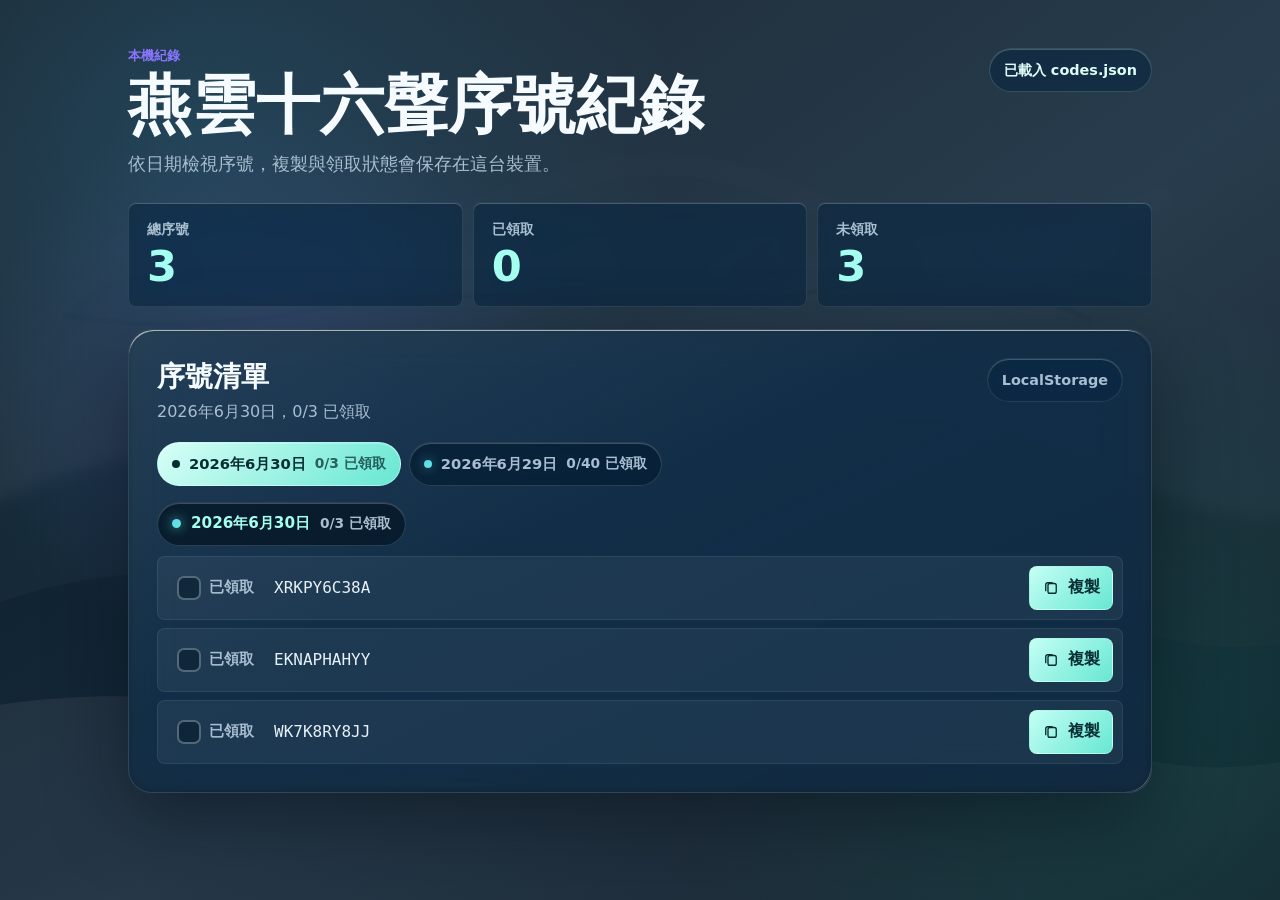
<file: index.html>
<!doctype html>
<html lang="zh-Hant">
  <head>
    <meta charset="utf-8">
    <meta name="viewport" content="width=device-width, initial-scale=1">
    <meta name="theme-color" content="#071a2d">
    <meta name="color-scheme" content="dark">
    <title>燕雲十六聲序號紀錄</title>
    <link rel="stylesheet" href="styles.css">
    <script src="script.js" defer></script>
  </head>
  <body>
    <div class="app-shell">
      <header class="app-header">
        <div class="title-block">
          <p class="eyebrow">本機紀錄</p>
          <h1>燕雲十六聲序號紀錄</h1>
          <p class="lead">依日期檢視序號，複製與領取狀態會保存在這台裝置。</p>
        </div>
        <p class="source-pill" id="sourceStatus">讀取 codes.json</p>
      </header>

      <section class="stats-grid" aria-label="序號統計">
        <article class="stat-card">
          <span class="stat-label">總序號</span>
          <strong class="stat-value" id="totalCodes">0</strong>
        </article>
        <article class="stat-card">
          <span class="stat-label">已領取</span>
          <strong class="stat-value" id="claimedCodes">0</strong>
        </article>
        <article class="stat-card">
          <span class="stat-label">未領取</span>
          <strong class="stat-value" id="remainingCodes">0</strong>
        </article>
      </section>

      <main class="glass-shell app-panel" aria-labelledby="listTitle">
        <div class="glass-filter" aria-hidden="true"></div>
        <div class="glass-overlay" aria-hidden="true"></div>
        <div class="glass-specular" aria-hidden="true"></div>
        <div class="glass-content">
          <div class="panel-heading">
            <div>
              <h2 id="listTitle">序號清單</h2>
              <p id="dateSummary">等待資料載入</p>
            </div>
            <span class="storage-pill">LocalStorage</span>
          </div>

          <div class="date-tabs" id="dateTabs" aria-label="選擇日期"></div>
          <div class="notice" id="notice" role="status" aria-live="polite"></div>
          <div class="code-groups" id="codeGroups" aria-live="polite"></div>

          <noscript>
            <p class="empty-state">此頁面需要啟用 JavaScript 才能讀取序號與保存領取狀態。</p>
          </noscript>
        </div>
      </main>
    </div>
  </body>
</html>
</file>
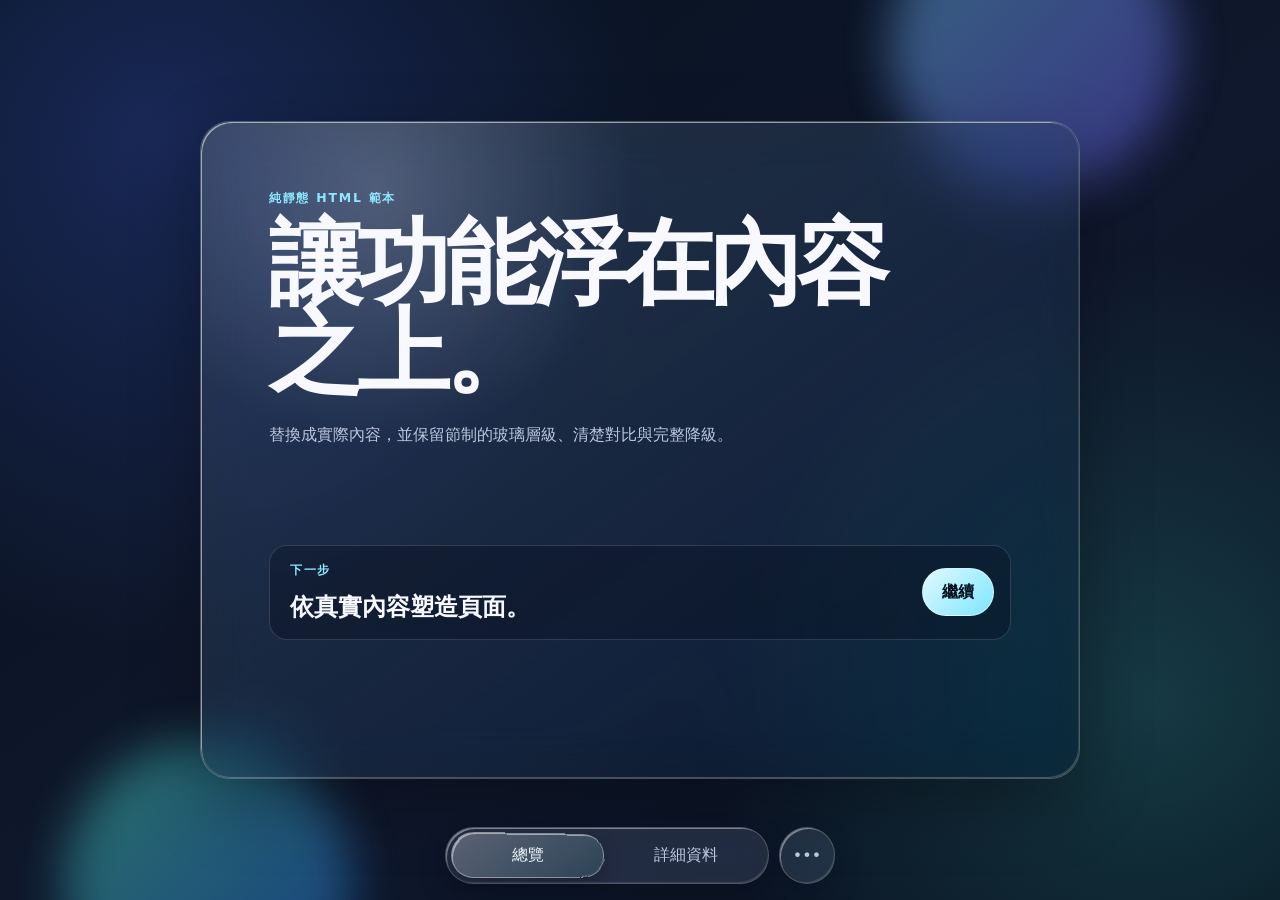
<file: skill-staging/liquid-glass-static-web/assets/static-starter/index.html>
<!doctype html>
<html lang="zh-TW">
<head>
  <meta charset="utf-8">
  <meta name="viewport" content="width=device-width, initial-scale=1">
  <meta name="color-scheme" content="dark">
  <title>液態玻璃靜態頁面</title>
  <link rel="stylesheet" href="styles.css">
</head>
<body>
  <div class="ambient ambient-one" aria-hidden="true"></div>
  <div class="ambient ambient-two" aria-hidden="true"></div>

  <main class="page-shell">
    <div class="glass-layer glass-filter" aria-hidden="true"></div>
    <div class="glass-layer glass-overlay" aria-hidden="true"></div>
    <div class="glass-layer glass-specular" aria-hidden="true"></div>

    <div class="glass-content">
      <header class="hero">
        <p class="eyebrow">純靜態 HTML 範本</p>
        <h1>讓功能浮在內容之上。</h1>
        <p class="intro">替換成實際內容，並保留節制的玻璃層級、清楚對比與完整降級。</p>
      </header>

      <section class="content-panel" aria-labelledby="section-title">
        <div>
          <p class="eyebrow">下一步</p>
          <h2 id="section-title">依真實內容塑造頁面。</h2>
        </div>
        <button class="primary-button" type="button">繼續</button>
      </section>
    </div>

    <nav class="liquid-toolbar" aria-label="檢視選項">
      <span class="liquid-indicator" aria-hidden="true"></span>
      <div class="toolbar-group">
        <button class="toolbar-button is-active" type="button" aria-selected="true">總覽</button>
        <button class="toolbar-button" type="button" aria-selected="false">詳細資料</button>
      </div>
      <div class="toolbar-group">
        <button class="toolbar-button icon-button" type="button" aria-label="更多選項">•••</button>
      </div>
    </nav>
  </main>

  <svg class="filter-defs" aria-hidden="true">
    <filter id="liquid-warp" x="-20%" y="-30%" width="140%" height="160%">
      <feTurbulence type="fractalNoise" baseFrequency="0.012 0.022" numOctaves="2" seed="14" result="noise"></feTurbulence>
      <feGaussianBlur in="noise" stdDeviation="1.4" result="softNoise"></feGaussianBlur>
      <feDisplacementMap in="SourceGraphic" in2="softNoise" scale="5" xChannelSelector="R" yChannelSelector="G"></feDisplacementMap>
    </filter>
  </svg>

  <script src="script.js"></script>
</body>
</html>
</file>
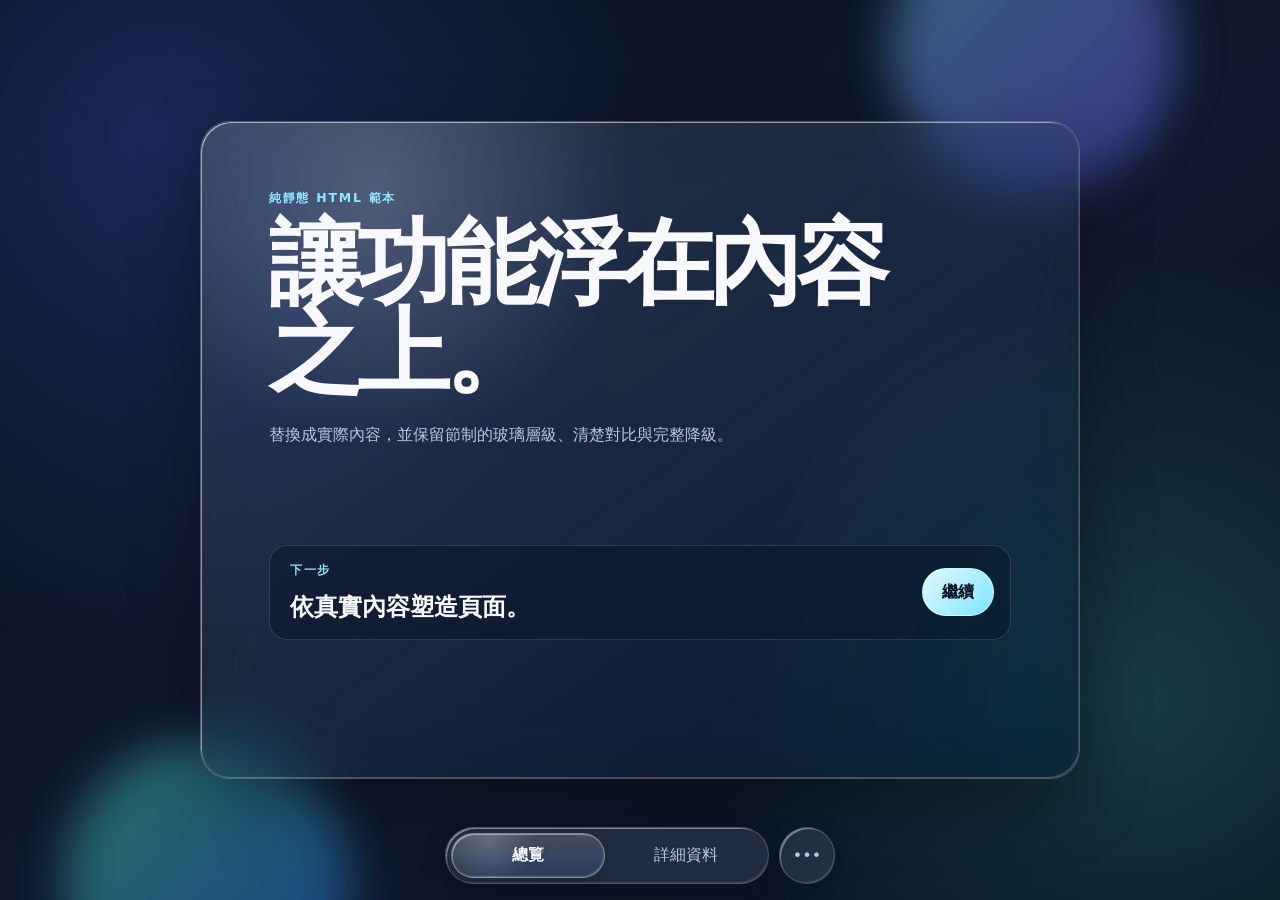
<file: .agents/skills/liquid-glass-static-web/assets/static-starter/index.html>
<!doctype html>
<html lang="zh-TW">
<head>
  <meta charset="utf-8">
  <meta name="viewport" content="width=device-width, initial-scale=1">
  <meta name="color-scheme" content="dark">
  <title>液態玻璃靜態頁面</title>
  <link rel="stylesheet" href="styles.css">
</head>
<body>
  <div class="ambient ambient-one" aria-hidden="true"></div>
  <div class="ambient ambient-two" aria-hidden="true"></div>

  <main class="page-shell">
    <div class="glass-layer glass-filter" aria-hidden="true"></div>
    <div class="glass-layer glass-overlay" aria-hidden="true"></div>
    <div class="glass-layer glass-specular" aria-hidden="true"></div>

    <div class="glass-content">
      <header class="hero">
        <p class="eyebrow">純靜態 HTML 範本</p>
        <h1>讓功能浮在內容之上。</h1>
        <p class="intro">替換成實際內容，並保留節制的玻璃層級、清楚對比與完整降級。</p>
      </header>

      <section class="content-panel" aria-labelledby="section-title">
        <div>
          <p class="eyebrow">下一步</p>
          <h2 id="section-title">依真實內容塑造頁面。</h2>
        </div>
        <button class="primary-button" type="button">繼續</button>
      </section>
    </div>

    <nav class="liquid-toolbar" aria-label="檢視選項">
      <span class="liquid-indicator" aria-hidden="true"></span>
      <div class="toolbar-group">
        <button class="toolbar-button is-active" type="button" aria-selected="true">總覽</button>
        <button class="toolbar-button" type="button" aria-selected="false">詳細資料</button>
      </div>
      <div class="toolbar-group">
        <button class="toolbar-button icon-button" type="button" aria-label="更多選項">•••</button>
      </div>
    </nav>
  </main>

  <svg class="filter-defs" aria-hidden="true" focusable="false" color-interpolation-filters="sRGB">
    <defs id="liquid-filter-defs"></defs>
  </svg>

  <script src="script.js"></script>
</body>
</html>
</file>
<file: styles.css>
:root {
  color-scheme: dark;
  --ink: #f5fbff;
  --muted: #a9bed0;
  --faint: #7891a6;
  --paper: #05111f;
  --paper-strong: #0a2036;
  --jade: #67e7d2;
  --jade-deep: #a4fff0;
  --copper: #8b75ff;
  --gold: #58d8ff;
  --danger: #ff8f9d;
  --danger-deep: #5a1f2b;
  --line: rgba(219, 248, 255, 0.11);
  --glass-fallback: rgba(12, 31, 50, 0.96);
  --glass-tint: rgba(220, 255, 250, 0.055);
  --glass-edge: rgba(210, 247, 255, 0.18);
  --shadow: 0 28px 80px rgba(0, 8, 18, 0.46);
  --inner-shadow: inset 0 1px 0 rgba(255, 255, 255, 0.22);
  --radius-panel: 24px;
  --radius-card: 8px;
  --gap: clamp(14px, 2vw, 22px);
}

* {
  box-sizing: border-box;
}

html {
  min-height: 100%;
}

body {
  min-height: 100vh;
  margin: 0;
  color: var(--ink);
  font-family: "Segoe UI", "Noto Sans TC", "Microsoft JhengHei", system-ui, sans-serif;
  background:
    radial-gradient(circle at 15% 15%, rgba(41, 126, 164, 0.28), transparent 30rem),
    radial-gradient(circle at 88% 82%, rgba(24, 150, 127, 0.2), transparent 28rem),
    radial-gradient(circle at 21% 42%, rgba(139, 117, 255, 0.16), transparent 18rem),
    linear-gradient(145deg, rgba(5, 17, 31, 0.9), rgba(10, 32, 54, 0.86) 55%, rgba(6, 21, 34, 0.92)),
    url("assets/yanyun-bg.svg") center top / cover fixed,
    var(--paper);
}

button,
input {
  font: inherit;
}

button {
  cursor: pointer;
}

.app-shell {
  width: min(1120px, 100%);
  margin: 0 auto;
  padding: clamp(20px, 4vw, 48px);
}

.app-header {
  display: grid;
  grid-template-columns: minmax(0, 1fr) auto;
  align-items: start;
  gap: var(--gap);
  margin-bottom: var(--gap);
}

.title-block {
  max-width: 760px;
}

.eyebrow,
.lead,
.source-pill,
.stat-label,
.storage-pill,
#dateSummary {
  margin: 0;
  color: var(--muted);
}

.eyebrow {
  margin-bottom: 8px;
  color: var(--copper);
  font-size: 0.8rem;
  font-weight: 800;
  letter-spacing: 0;
}

h1,
h2,
h3,
p {
  margin-top: 0;
}

h1 {
  margin-bottom: 10px;
  font-size: clamp(2rem, 5vw, 4.6rem);
  line-height: 1.02;
  letter-spacing: 0;
}

h2 {
  margin-bottom: 4px;
  font-size: clamp(1.28rem, 2.5vw, 1.75rem);
  letter-spacing: 0;
}

.lead {
  font-size: clamp(1rem, 2vw, 1.12rem);
  line-height: 1.75;
}

.source-pill,
.storage-pill,
.date-tab,
.date-tag,
.copy-button,
.claim-toggle {
  min-height: 44px;
}

.source-pill,
.storage-pill {
  display: inline-flex;
  align-items: center;
  justify-content: center;
  border: 1px solid var(--line);
  border-radius: 999px;
  background: rgba(4, 25, 36, 0.34);
  padding: 8px 14px;
  font-size: 0.9rem;
  font-weight: 700;
  box-shadow: var(--inner-shadow);
  white-space: nowrap;
}

.source-pill.is-ready {
  color: #dffcf7;
  border-color: rgba(177, 250, 238, 0.18);
}

.source-pill.is-error {
  color: #ffd4da;
  border-color: rgba(255, 143, 157, 0.24);
}

.stats-grid {
  display: grid;
  grid-template-columns: repeat(3, minmax(0, 1fr));
  gap: 10px;
  margin-bottom: var(--gap);
}

.stat-card {
  border: 1px solid var(--line);
  border-radius: var(--radius-card);
  background: rgba(231, 250, 255, 0.07);
  padding: clamp(14px, 2vw, 18px);
  box-shadow: var(--inner-shadow);
}

.stat-label {
  display: block;
  margin-bottom: 6px;
  font-size: 0.86rem;
  font-weight: 700;
}

.stat-value {
  display: block;
  color: var(--jade-deep);
  font-size: clamp(1.8rem, 4vw, 2.7rem);
  line-height: 1;
}

.glass-shell {
  position: relative;
  overflow: hidden;
  border: 1px solid var(--glass-edge);
  border-radius: var(--radius-panel);
  background: var(--glass-fallback);
  box-shadow: var(--shadow);
  isolation: isolate;
}

.glass-filter,
.glass-overlay,
.glass-specular {
  position: absolute;
  inset: 0;
  pointer-events: none;
}

.glass-filter {
  background: rgba(12, 31, 50, 0.72);
}

.glass-overlay {
  background:
    linear-gradient(155deg, rgba(218, 249, 255, 0.09), rgba(25, 80, 109, 0.02) 42%, rgba(4, 24, 39, 0.15)),
    var(--glass-tint);
}

.glass-specular {
  border-radius: inherit;
  box-shadow:
    inset 0 1px 0 rgba(255, 255, 255, 0.22),
    inset 1.8px 3px 0 -2px rgba(255, 255, 255, 0.5),
    inset -2px -2px 0 -2px rgba(255, 255, 255, 0.32),
    inset -0.5px -1px 5px rgba(0, 0, 0, 0.16);
}

.glass-content {
  position: relative;
  z-index: 1;
  padding: clamp(16px, 3vw, 28px);
}

@supports ((backdrop-filter: blur(1px)) or (-webkit-backdrop-filter: blur(1px))) {
  .glass-filter {
    background: rgba(13, 38, 61, 0.32);
    -webkit-backdrop-filter: blur(24px) saturate(150%);
    backdrop-filter: blur(24px) saturate(150%);
  }

  .source-pill,
  .storage-pill,
  .date-tab,
  .stat-card {
    background: rgba(13, 38, 61, 0.62);
    -webkit-backdrop-filter: blur(14px) saturate(150%);
    backdrop-filter: blur(14px) saturate(150%);
  }
}

.panel-heading {
  display: flex;
  align-items: start;
  justify-content: space-between;
  gap: 16px;
  margin-bottom: 18px;
}

#dateSummary {
  line-height: 1.5;
}

.date-tabs {
  display: flex;
  flex-wrap: wrap;
  gap: 8px;
  margin: 0 0 16px;
}

.date-tab {
  display: inline-flex;
  align-items: center;
  gap: 9px;
  border: 1px solid rgba(218, 249, 255, 0.15);
  border-radius: 999px;
  background: rgba(7, 27, 43, 0.66);
  color: var(--muted);
  padding: 8px 14px;
  font-size: 0.92rem;
  font-weight: 800;
  line-height: 1.25;
  box-shadow: var(--inner-shadow);
  transition: background 160ms ease, border-color 160ms ease, color 160ms ease, transform 160ms ease;
  white-space: nowrap;
}

.date-tab::before {
  width: 8px;
  height: 8px;
  border-radius: 999px;
  background: linear-gradient(135deg, var(--gold), var(--jade));
  box-shadow: 0 0 12px rgba(103, 231, 210, 0.48);
  content: "";
  flex: 0 0 auto;
}

.date-tab:hover {
  border-color: rgba(218, 249, 255, 0.3);
  color: #e5f0f7;
}

.date-tab:active {
  transform: translateY(1px);
}

.date-tab[aria-pressed="true"] {
  border-color: rgba(214, 255, 248, 0.5);
  background: linear-gradient(135deg, #d8fff7, #67e7d2);
  color: #062d32;
}

.date-tab[aria-pressed="true"]::before {
  background: #062d32;
  box-shadow: none;
}

.date-tab[aria-pressed="true"] .date-count {
  color: rgba(6, 45, 50, 0.74);
}

.notice {
  min-height: 0;
  margin-bottom: 12px;
  color: var(--muted);
  font-weight: 700;
}

.notice:empty {
  display: none;
}

.notice.is-error {
  color: #ffc1c9;
}

.code-groups {
  display: grid;
  gap: 18px;
}

.date-section {
  display: grid;
  gap: 10px;
}

.date-tag {
  display: inline-flex;
  width: fit-content;
  max-width: 100%;
  align-items: center;
  gap: 10px;
  margin: 0;
  border: 1px solid rgba(218, 249, 255, 0.16);
  border-radius: 999px;
  background: rgba(7, 27, 43, 0.88);
  padding: 8px 14px;
  color: var(--jade-deep);
  font-size: 0.95rem;
  line-height: 1.25;
  box-shadow: var(--inner-shadow);
}

.date-tag::before {
  width: 9px;
  height: 9px;
  border-radius: 999px;
  background: linear-gradient(135deg, var(--gold), var(--jade));
  box-shadow: 0 0 12px rgba(103, 231, 210, 0.75);
  content: "";
  flex: 0 0 auto;
}

.date-count {
  color: var(--muted);
  font-size: 0.86rem;
  font-weight: 700;
}

.code-list {
  display: grid;
  gap: 8px;
  margin: 0;
  padding: 0;
  list-style: none;
}

.code-row {
  display: grid;
  grid-template-columns: auto minmax(0, 1fr) auto;
  align-items: center;
  gap: 10px;
  min-height: 64px;
  border: 1px solid rgba(218, 249, 255, 0.08);
  border-radius: var(--radius-card);
  background: rgba(231, 250, 255, 0.055);
  padding: 9px;
  transition: border-color 180ms ease, background 180ms ease, opacity 180ms ease;
}

.code-row.is-claimed {
  border-color: rgba(103, 231, 210, 0.24);
  background: rgba(103, 231, 210, 0.09);
}

.claim-toggle {
  display: inline-flex;
  align-items: center;
  gap: 8px;
  border-radius: var(--radius-card);
  padding: 0 10px;
  color: var(--muted);
  font-size: 0.92rem;
  font-weight: 800;
}

.claim-input {
  position: absolute;
  width: 1px;
  height: 1px;
  overflow: hidden;
  clip: rect(0 0 0 0);
  white-space: nowrap;
}

.checkmark {
  display: grid;
  width: 24px;
  height: 24px;
  place-items: center;
  border: 2px solid rgba(218, 249, 255, 0.32);
  border-radius: 7px;
  background: rgba(2, 17, 29, 0.46);
  color: transparent;
  transition: background 160ms ease, border-color 160ms ease, color 160ms ease;
}

.claim-input:checked + .checkmark {
  border-color: var(--jade);
  background: var(--jade);
  color: #073a3c;
}

.claim-input:focus-visible + .checkmark,
.date-tab:focus-visible,
.copy-button:focus-visible {
  outline: 3px solid #d8fff7;
  outline-offset: 3px;
}

.code-value {
  display: block;
  min-width: 0;
  border-radius: var(--radius-card);
  color: #e5f0f7;
  font-family: "Cascadia Mono", Consolas, monospace;
  font-size: clamp(0.9rem, 2vw, 1rem);
  line-height: 1.45;
  overflow-wrap: anywhere;
}

.code-row.is-claimed .code-value {
  color: var(--faint);
  text-decoration: line-through;
  text-decoration-thickness: 2px;
  text-decoration-color: rgba(103, 231, 210, 0.5);
}

.copy-button {
  display: inline-flex;
  align-items: center;
  justify-content: center;
  gap: 8px;
  border: 1px solid rgba(214, 255, 248, 0.38);
  border-radius: var(--radius-card);
  background: linear-gradient(135deg, #c5fff5, #67e7d2);
  color: #062d32;
  padding: 0 12px;
  font-weight: 900;
  transition: transform 160ms ease, background 160ms ease, border-color 160ms ease;
}

.copy-button svg {
  width: 18px;
  height: 18px;
}

.copy-button:hover {
  border-color: rgba(214, 255, 248, 0.6);
  background: linear-gradient(135deg, #d8fff7, #75f1dd);
}

.copy-button:active {
  transform: translateY(1px);
}

.copy-button.is-copied {
  border-color: rgba(88, 216, 255, 0.58);
  background: linear-gradient(135deg, rgba(88, 216, 255, 0.34), rgba(103, 231, 210, 0.26));
  color: #f5fbff;
}

.empty-state {
  margin: 0;
  border: 1px dashed rgba(219, 248, 255, 0.22);
  border-radius: var(--radius-card);
  background: rgba(231, 250, 255, 0.055);
  padding: 22px;
  color: var(--muted);
  font-weight: 700;
  text-align: center;
}

@media (max-width: 760px) {
  body {
    background-attachment: scroll;
  }

  .app-shell {
    padding: 16px;
  }

  .app-header,
  .panel-heading {
    grid-template-columns: 1fr;
  }

  .app-header {
    display: grid;
  }

  .source-pill,
  .storage-pill {
    justify-self: start;
  }

  .stats-grid {
    grid-template-columns: repeat(3, minmax(0, 1fr));
    gap: 8px;
  }

  .stat-card {
    padding: 12px 10px;
  }

  .code-row {
    grid-template-columns: minmax(0, 1fr) auto;
  }

  .claim-toggle {
    grid-column: 1 / -1;
    width: fit-content;
    padding-left: 4px;
  }
}

@media (max-width: 430px) {
  .stats-grid {
    grid-template-columns: 1fr;
  }

  .code-row {
    grid-template-columns: 1fr;
  }

  .copy-button {
    width: 100%;
  }
}

@media (prefers-reduced-motion: reduce) {
  *,
  *::before,
  *::after {
    animation-duration: 0.01ms !important;
    animation-iteration-count: 1 !important;
    scroll-behavior: auto !important;
    transition-duration: 0.01ms !important;
  }
}

@media (forced-colors: active) {
  .glass-shell,
  .source-pill,
  .storage-pill,
  .stat-card,
  .date-tab,
  .date-tag,
  .code-row,
  .copy-button,
  .empty-state {
    border: 1px solid CanvasText;
    background: Canvas;
    color: CanvasText;
    box-shadow: none;
  }

  .glass-filter,
  .glass-overlay,
  .glass-specular {
    display: none;
  }
}
</file>
<file: skill-staging/liquid-glass-static-web/assets/static-starter/styles.css>
:root {
  color-scheme: dark;
  --page-bg: #07111f;
  --text: #f7f9ff;
  --muted: #bdc8df;
  --accent: #8ee7ff;
  --glass-fallback: rgba(18, 28, 49, 0.94);
  --glass-fill: rgba(255, 255, 255, 0.1);
  --glass-border: rgba(255, 255, 255, 0.24);
  --glass-blur: 22px;
}

* { box-sizing: border-box; }

html {
  min-height: 100%;
  background: var(--page-bg);
}

body {
  min-height: 100vh;
  min-height: 100dvh;
  margin: 0;
  padding: clamp(18px, 5vw, 72px);
  overflow-x: hidden;
  color: var(--text);
  background:
    radial-gradient(circle at 12% 15%, rgba(76, 111, 255, 0.24), transparent 32rem),
    radial-gradient(circle at 90% 78%, rgba(74, 229, 205, 0.18), transparent 28rem),
    linear-gradient(145deg, #06101d, #10182d 55%, #07111f);
  display: grid;
  place-items: center;
  font-family: ui-sans-serif, system-ui, -apple-system, BlinkMacSystemFont, "Segoe UI", "Noto Sans TC", sans-serif;
}

button { font: inherit; }

.ambient {
  position: fixed;
  width: 18rem;
  aspect-ratio: 1;
  border-radius: 50%;
  filter: blur(24px);
  opacity: 0.42;
  pointer-events: none;
}

.ambient-one {
  top: -6rem;
  right: 8%;
  background: linear-gradient(135deg, #74d8ff, #745cff);
}

.ambient-two {
  bottom: -8rem;
  left: 5%;
  background: linear-gradient(135deg, #4ef0bd, #2673ff);
}

.page-shell {
  --light-x: 20%;
  --light-y: 10%;
  position: relative;
  width: min(100%, 880px);
  min-height: 560px;
  padding: clamp(24px, 6vw, 68px);
  padding-bottom: clamp(112px, 14vw, 138px);
  overflow: hidden;
  isolation: isolate;
  border: 1px solid var(--glass-border);
  border-radius: 30px;
  background: var(--glass-fallback);
  box-shadow: 0 24px 70px rgba(0, 0, 0, 0.32);
}

.glass-layer {
  position: absolute;
  inset: 0;
  border-radius: inherit;
  pointer-events: none;
}

.glass-filter { z-index: 0; }

.glass-overlay {
  z-index: 1;
  background: linear-gradient(145deg, rgba(255, 255, 255, 0.12), rgba(10, 30, 50, 0.08));
}

.glass-specular {
  z-index: 2;
  background: radial-gradient(circle at var(--light-x) var(--light-y), rgba(255, 255, 255, 0.2), transparent 28%);
  box-shadow:
    inset 0 0 0 1px rgba(255, 255, 255, 0.1),
    inset 2px 2px 0 -1px rgba(255, 255, 255, 0.48),
    inset -2px -3px 1px -2px rgba(255, 255, 255, 0.14);
}

.glass-content {
  position: relative;
  z-index: 3;
}

@supports ((backdrop-filter: blur(1px)) or (-webkit-backdrop-filter: blur(1px))) {
  .page-shell { background: rgba(12, 30, 48, 0.35); }
  .glass-filter {
    -webkit-backdrop-filter: blur(var(--glass-blur)) saturate(140%);
    backdrop-filter: blur(var(--glass-blur)) saturate(140%);
  }
}

.hero { max-width: 42rem; }

.eyebrow {
  margin: 0 0 0.75rem;
  color: var(--accent);
  font-size: 0.78rem;
  font-weight: 750;
  letter-spacing: 0.14em;
}

h1 {
  margin: 0;
  font-size: clamp(2.6rem, 8vw, 5.8rem);
  line-height: 0.96;
  letter-spacing: -0.055em;
}

h2 { margin: 0; }

.intro {
  max-width: 34rem;
  margin: 1.5rem 0 0;
  color: var(--muted);
  line-height: 1.7;
}

.content-panel {
  margin-top: clamp(2.5rem, 8vw, 6rem);
  padding: 1rem 1rem 1rem 1.25rem;
  border: 1px solid rgba(255, 255, 255, 0.14);
  border-radius: 18px;
  background: rgba(7, 14, 28, 0.34);
  display: flex;
  align-items: center;
  justify-content: space-between;
  gap: 1.5rem;
}

.primary-button,
.toolbar-button {
  min-height: 44px;
  border-radius: 999px;
  cursor: pointer;
}

.primary-button {
  padding: 0.8rem 1.2rem;
  border: 1px solid rgba(255, 255, 255, 0.48);
  color: #06111f;
  background: linear-gradient(135deg, #dffaff, #7ee5ff);
  font-weight: 780;
}

.liquid-toolbar {
  position: fixed;
  z-index: 10;
  left: 50%;
  bottom: max(16px, env(safe-area-inset-bottom));
  width: min(calc(100% - 36px), 390px);
  transform: translateX(-50%);
  display: grid;
  grid-template-columns: minmax(0, 1fr) auto;
  gap: 10px;
  isolation: isolate;
}

.toolbar-group {
  position: relative;
  padding: 5px;
  border: 1px solid rgba(255, 255, 255, 0.2);
  border-radius: 999px;
  background: rgba(10, 24, 42, 0.88);
  box-shadow:
    inset 2px 2px 0 -1px rgba(255, 255, 255, 0.42),
    inset -2px -3px 1px -2px rgba(255, 255, 255, 0.12),
    0 12px 30px rgba(0, 0, 0, 0.2);
  display: flex;
  gap: 4px;
}

.toolbar-group:first-of-type {
  display: grid;
  grid-template-columns: repeat(2, minmax(0, 1fr));
}

@supports ((backdrop-filter: blur(1px)) or (-webkit-backdrop-filter: blur(1px))) {
  .toolbar-group {
    background: rgba(255, 255, 255, 0.1);
    -webkit-backdrop-filter: blur(18px) saturate(145%);
    backdrop-filter: blur(18px) saturate(145%);
  }
}

.toolbar-button {
  position: relative;
  z-index: 3;
  padding: 0.7rem 1rem;
  border: 1px solid transparent;
  color: var(--muted);
  background: transparent;
  white-space: nowrap;
}

.toolbar-button.is-active { color: var(--text); }

.icon-button {
  width: 44px;
  padding-inline: 0;
}

.liquid-indicator {
  position: absolute;
  z-index: 2;
  left: 0;
  top: 0;
  width: var(--w, 0);
  height: var(--h, 0);
  border: 1px solid rgba(255, 255, 255, 0.36);
  border-radius: 999px;
  opacity: 0;
  transform: translate3d(var(--x, 0), var(--y, 0), 0);
  background: linear-gradient(145deg, rgba(255, 255, 255, 0.26), rgba(112, 220, 210, 0.14));
  box-shadow: inset 2px 2px 0 -1px rgba(255, 255, 255, 0.48), 0 6px 18px rgba(0, 0, 0, 0.2);
  pointer-events: none;
  transition: width 420ms cubic-bezier(0.22, 0.9, 0.28, 1), transform 420ms cubic-bezier(0.22, 0.9, 0.28, 1), opacity 160ms;
}

.liquid-toolbar.is-ready .liquid-indicator { opacity: 1; }

@supports (filter: url("#liquid-warp")) {
  .liquid-indicator { filter: url("#liquid-warp"); }
}

.filter-defs {
  position: fixed;
  width: 0;
  height: 0;
}

button:focus-visible {
  outline: 3px solid #fff;
  outline-offset: 4px;
}

@media (max-width: 620px) {
  body { padding: 0; place-items: stretch; }
  .page-shell { min-height: 100vh; min-height: 100dvh; border-radius: 0; }
  .content-panel { align-items: stretch; flex-direction: column; }
  .primary-button { width: 100%; }
}

@media (prefers-reduced-motion: reduce) {
  *,
  *::before,
  *::after {
    animation-duration: 0.01ms !important;
    transition-duration: 0.01ms !important;
  }
  .liquid-indicator { filter: none; }
}
</file>
<file: .agents/skills/liquid-glass-static-web/assets/static-starter/styles.css>
:root {
  color-scheme: dark;
  --page-bg: #07111f;
  --text: #f7f9ff;
  --muted: #bdc8df;
  --accent: #8ee7ff;
  --glass-fallback: rgba(18, 28, 49, 0.94);
  --glass-fill: rgba(255, 255, 255, 0.1);
  --glass-border: rgba(255, 255, 255, 0.24);
  --glass-blur: 22px;
  --glass-tint-rgb: 236, 255, 252;
  --glass-tint-opacity: 0.055;
}

* { box-sizing: border-box; }

html {
  min-height: 100%;
  background: var(--page-bg);
}

body {
  min-height: 100vh;
  min-height: 100dvh;
  margin: 0;
  padding: clamp(18px, 5vw, 72px);
  overflow-x: hidden;
  color: var(--text);
  background:
    radial-gradient(circle at 12% 15%, rgba(76, 111, 255, 0.24), transparent 32rem),
    radial-gradient(circle at 90% 78%, rgba(74, 229, 205, 0.18), transparent 28rem),
    linear-gradient(145deg, #06101d, #10182d 55%, #07111f);
  display: grid;
  place-items: center;
  font-family: ui-sans-serif, system-ui, -apple-system, BlinkMacSystemFont, "Segoe UI", "Noto Sans TC", sans-serif;
}

button { font: inherit; }

.ambient {
  position: fixed;
  width: 18rem;
  aspect-ratio: 1;
  border-radius: 50%;
  filter: blur(24px);
  opacity: 0.42;
  pointer-events: none;
}

.ambient-one {
  top: -6rem;
  right: 8%;
  background: linear-gradient(135deg, #74d8ff, #745cff);
}

.ambient-two {
  bottom: -8rem;
  left: 5%;
  background: linear-gradient(135deg, #4ef0bd, #2673ff);
}

.page-shell {
  --light-x: 20%;
  --light-y: 10%;
  position: relative;
  width: min(100%, 880px);
  min-height: 560px;
  padding: clamp(24px, 6vw, 68px);
  padding-bottom: clamp(112px, 14vw, 138px);
  overflow: hidden;
  isolation: isolate;
  border: 1px solid var(--glass-border);
  border-radius: 30px;
  background: var(--glass-fallback);
  box-shadow: 0 24px 70px rgba(0, 0, 0, 0.32);
}

.glass-layer {
  position: absolute;
  inset: 0;
  border-radius: inherit;
  pointer-events: none;
}

.glass-filter { z-index: 0; }

.glass-overlay {
  z-index: 1;
  background: linear-gradient(145deg, rgba(255, 255, 255, 0.12), rgba(10, 30, 50, 0.08));
}

.glass-specular {
  z-index: 2;
  background: radial-gradient(circle at var(--light-x) var(--light-y), rgba(255, 255, 255, 0.2), transparent 28%);
  box-shadow:
    inset 0 0 0 1px rgba(255, 255, 255, 0.1),
    inset 2px 2px 0 -1px rgba(255, 255, 255, 0.48),
    inset -2px -3px 1px -2px rgba(255, 255, 255, 0.14);
}

.glass-content {
  position: relative;
  z-index: 3;
}

@supports ((backdrop-filter: blur(1px)) or (-webkit-backdrop-filter: blur(1px))) {
  .page-shell { background: rgba(12, 30, 48, 0.35); }
  .glass-filter {
    -webkit-backdrop-filter: blur(var(--glass-blur)) saturate(140%);
    backdrop-filter: blur(var(--glass-blur)) saturate(140%);
  }
}

.hero { max-width: 42rem; }

.eyebrow {
  margin: 0 0 0.75rem;
  color: var(--accent);
  font-size: 0.78rem;
  font-weight: 750;
  letter-spacing: 0.14em;
}

h1 {
  margin: 0;
  font-size: clamp(2.6rem, 8vw, 5.8rem);
  line-height: 0.96;
  letter-spacing: -0.055em;
}

h2 { margin: 0; }

.intro {
  max-width: 34rem;
  margin: 1.5rem 0 0;
  color: var(--muted);
  line-height: 1.7;
}

.content-panel {
  margin-top: clamp(2.5rem, 8vw, 6rem);
  padding: 1rem 1rem 1rem 1.25rem;
  border: 1px solid rgba(255, 255, 255, 0.14);
  border-radius: 18px;
  background: rgba(7, 14, 28, 0.34);
  display: flex;
  align-items: center;
  justify-content: space-between;
  gap: 1.5rem;
}

.primary-button,
.toolbar-button {
  min-height: 44px;
  border-radius: 999px;
  cursor: pointer;
}

.primary-button {
  padding: 0.8rem 1.2rem;
  border: 1px solid rgba(255, 255, 255, 0.48);
  color: #06111f;
  background: linear-gradient(135deg, #dffaff, #7ee5ff);
  font-weight: 780;
}

.liquid-toolbar {
  position: fixed;
  z-index: 10;
  left: 50%;
  bottom: max(16px, env(safe-area-inset-bottom));
  width: min(calc(100% - 36px), 390px);
  transform: translateX(-50%);
  display: grid;
  grid-template-columns: minmax(0, 1fr) auto;
  gap: 10px;
  isolation: isolate;
}

.toolbar-group {
  position: relative;
  padding: 5px;
  border: 1px solid rgba(255, 255, 255, 0.2);
  border-radius: 999px;
  background: rgba(10, 24, 42, 0.88);
  box-shadow:
    inset 2px 2px 0 -1px rgba(255, 255, 255, 0.42),
    inset -2px -3px 1px -2px rgba(255, 255, 255, 0.12),
    0 12px 30px rgba(0, 0, 0, 0.2);
  display: flex;
  gap: 4px;
}

.toolbar-group:first-of-type {
  display: grid;
  grid-template-columns: repeat(2, minmax(0, 1fr));
}

@supports ((backdrop-filter: blur(1px)) or (-webkit-backdrop-filter: blur(1px))) {
  .toolbar-group {
    background: rgba(255, 255, 255, 0.1);
    -webkit-backdrop-filter: blur(18px) saturate(145%);
    backdrop-filter: blur(18px) saturate(145%);
  }
}

.toolbar-button {
  position: relative;
  z-index: 3;
  padding: 0.7rem 1rem;
  border: 1px solid transparent;
  color: var(--muted);
  background: transparent;
  white-space: nowrap;
}

.toolbar-button.is-active {
  color: var(--text);
  font-weight: 760;
  text-shadow: 0 1px 3px rgba(0, 18, 28, 0.46);
}

.icon-button {
  width: 44px;
  padding-inline: 0;
}

.liquid-indicator {
  position: absolute;
  z-index: 2;
  left: 0;
  top: 0;
  width: var(--w, 0);
  height: var(--h, 0);
  border: 1px solid rgba(255, 255, 255, 0.36);
  border-radius: 999px;
  opacity: 0;
  overflow: hidden;
  transform: translate3d(var(--x, 0), var(--y, 0), 0);
  background:
    radial-gradient(circle at 24% 12%, rgba(255, 255, 255, 0.18), transparent 38%),
    linear-gradient(180deg, rgba(255, 255, 255, 0.11), rgba(112, 220, 210, 0.035)),
    rgba(var(--glass-tint-rgb), var(--glass-tint-opacity));
  box-shadow:
    inset 0 0 0 1px rgba(255, 255, 255, 0.08),
    inset 1.5px 2px 0 -1px rgba(255, 255, 255, 0.38),
    inset -2px -4px 2px -3px rgba(255, 255, 255, 0.16),
    0 5px 14px rgba(0, 0, 0, 0.16);
  -webkit-backdrop-filter: blur(0.35px) saturate(125%);
  backdrop-filter: blur(0.35px) saturate(125%);
  pointer-events: none;
  transition: width 420ms cubic-bezier(0.22, 0.9, 0.28, 1), transform 420ms cubic-bezier(0.22, 0.9, 0.28, 1), opacity 160ms;
}

.liquid-toolbar.is-ready .liquid-indicator { opacity: 1; }

@supports ((backdrop-filter: url("#liquid-toolbar-filter")) or (-webkit-backdrop-filter: url("#liquid-toolbar-filter"))) {
  .liquid-indicator {
    -webkit-backdrop-filter: url("#liquid-toolbar-filter");
    backdrop-filter: url("#liquid-toolbar-filter");
  }
}

.filter-defs {
  position: fixed;
  width: 0;
  height: 0;
}

button:focus-visible {
  outline: 3px solid #fff;
  outline-offset: 4px;
}

@media (max-width: 620px) {
  body { padding: 0; place-items: stretch; }
  .page-shell { min-height: 100vh; min-height: 100dvh; border-radius: 0; }
  .content-panel { align-items: stretch; flex-direction: column; }
  .primary-button { width: 100%; }
}

@media (prefers-reduced-motion: reduce) {
  *,
  *::before,
  *::after {
    animation-duration: 0.01ms !important;
    transition-duration: 0.01ms !important;
  }
  .liquid-indicator {
    -webkit-backdrop-filter: none;
    backdrop-filter: none;
    filter: none;
  }
}
</file>
